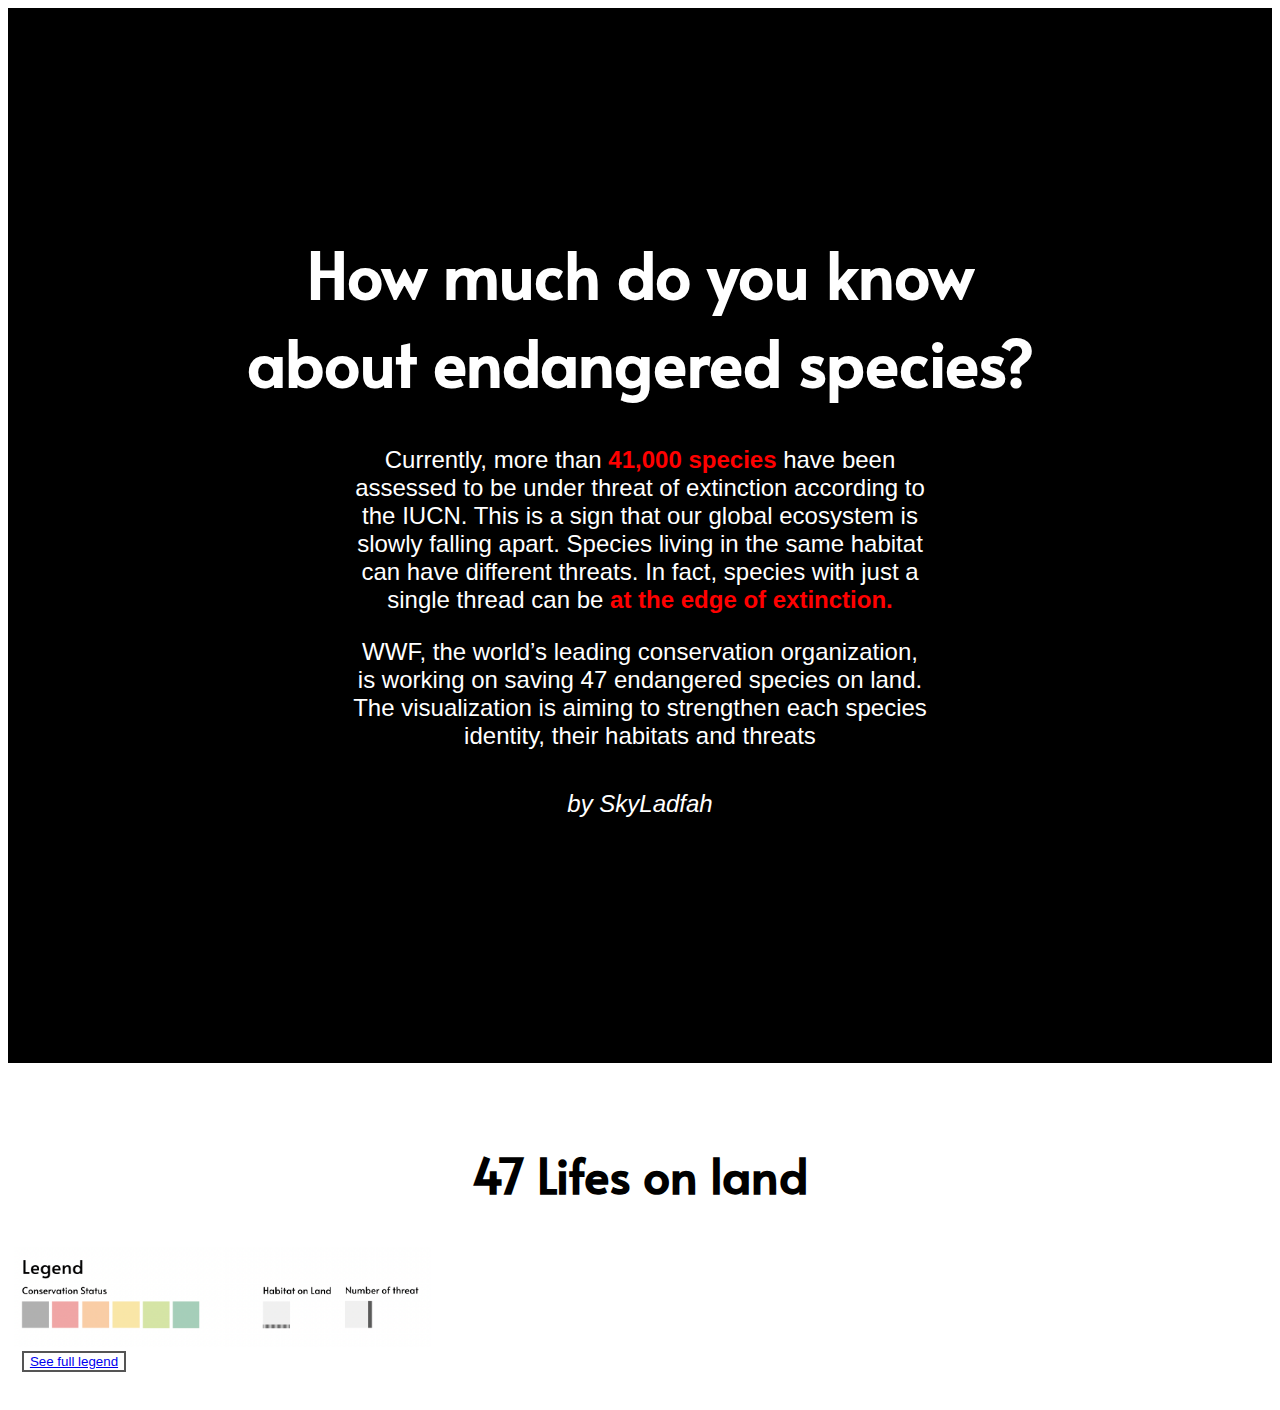
<file: final/index.html>
<!DOCTYPE html>
<meta charset="utf-8">
<html>
  <head>
  <script src="https://d3js.org/d3.v4.min.js"></script>
  <link rel="stylesheet" href="styles.css">
  <link rel="preconnect" href="https://fonts.googleapis.com">
<link rel="preconnect" href="https://fonts.gstatic.com" crossorigin>
<link href="https://fonts.googleapis.com/css2?family=Alata&display=swap" rel="stylesheet">
  </head>

<body>
  <!-- header -->
  <div style="background-color: black; text-align: center; padding: 17.5%;">
    <div id="textlayer">
      <h1 style="padding-bottom: 2%; margin: 0;">How much do you know about endangered species?</h1>
      <p style="padding-left: 15%; padding-right: 15%">Currently, more than <span style="color:red; font-weight: bold;">41,000 species</span> have been assessed to be under threat of extinction according to the IUCN. This is a sign that our global ecosystem is slowly falling apart. Species living in the same habitat can have different threats. In fact, species with just a single thread can be <span style="color:red; font-weight: bold;">at the edge of extinction.</span></p>
      <p style="padding-left: 15%; padding-right: 15%">WWF, the world’s leading conservation organization, is working on saving 47 endangered species on land. The visualization is aiming to strengthen each species identity, their habitats and threats</p>
      <p style="padding-top: 2%;"><span style="font-style: italic;">by SkyLadfah</span></p>
    </div>
  </div>

  <!-- visualization -->
  <div style="text-align: center; padding-top: 3%;">
    <h2> 47 Lifes on land</h2>
  </div>
  <div>
    <img src="Legend.png" alt="Legend" style="width:33%; height: 33%; padding-left: 0.5%;">
  </div>
  <div style="padding-left: 1.1%; padding-bottom: 2%;">
    <button class="button button" style="float: left;"><a href="Full_legend.png" target="_blank">See full legend</a></button>
  </div>
  <div style="padding: 1%;">   
	    <div id="grid-container" class="container-fluid">
		    <div id="grid-chart">
      </div>
	  </div>
  </div>

<script src="script.js">

</script>

</body>

</html>
</file>
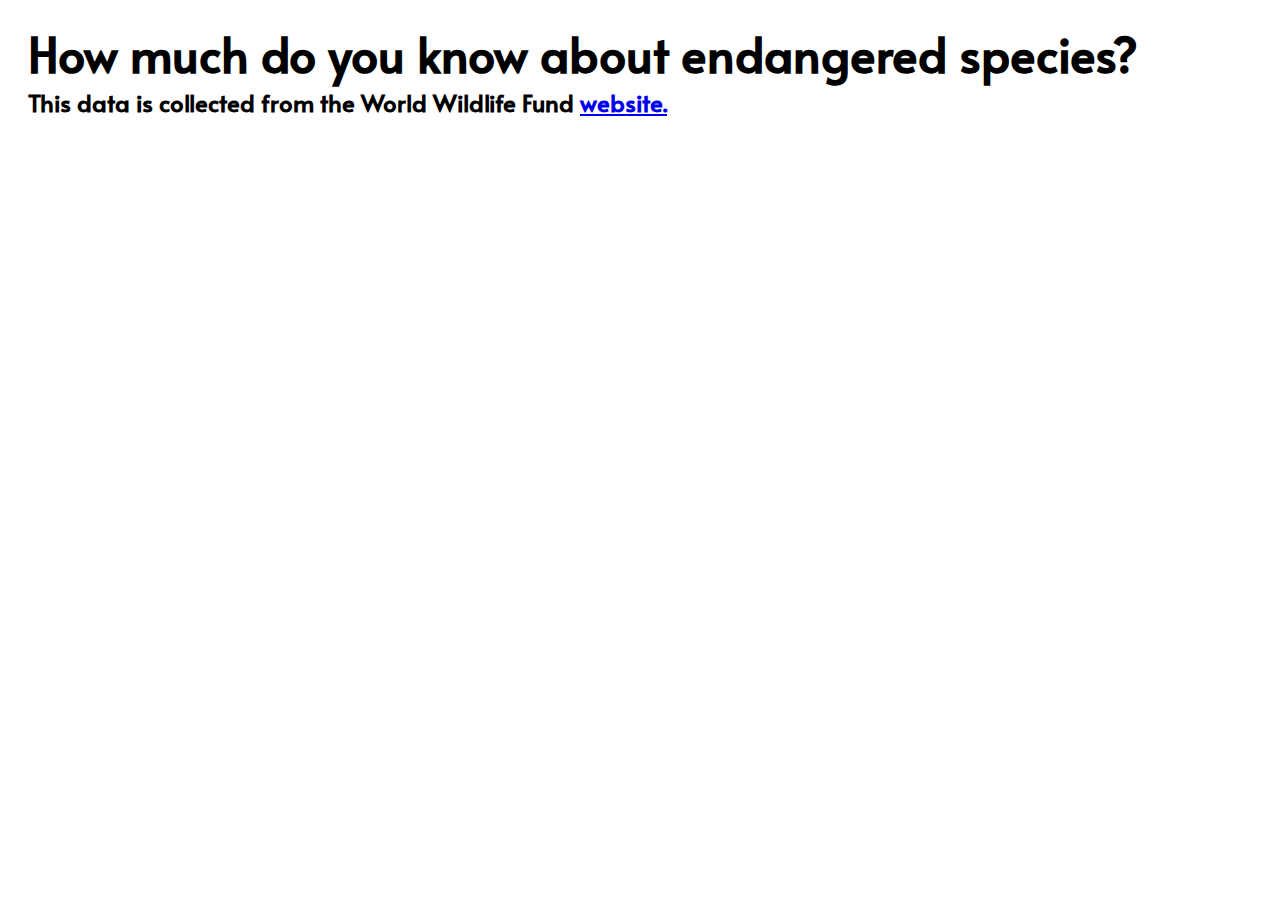
<file: week_3/index.html>
<!DOCTYPE html>
<meta charset="utf-8">
<html>
  <head>
  <script src="https://d3js.org/d3.v4.min.js"></script>
  <link rel="stylesheet" href="styles.css">
  <link rel="preconnect" href="https://fonts.googleapis.com">
<link rel="preconnect" href="https://fonts.gstatic.com" crossorigin>
<link href="https://fonts.googleapis.com/css2?family=Alata&display=swap" rel="stylesheet">
  </head>

<body>
  <div id="textlayer" style="padding-left: 20px;">   
    <div>
        <h1 style="padding-top: 1%; margin: 0;">How much do you know about endangered species?</h1>
        <h2 style="padding-bottom: 3%; margin: 0;">This data is collected from the World Wildlife Fund <a href="https://www.worldwildlife.org/species/directory">website.</a></h2>
    </div>
	    <div id="grid-container" class="container-fluid">
		    <div id="grid-chart">
      </div>
	  </div>
  </div> 

<script src="script.js">

</script>

</body>

</html>
</file>
<file: final/styles.css>
h1 {
    font-family: 'Alata', sans-serif;
    font-size: 400%;
    color: white;
  }

h2 {
    font-family: 'Alata', sans-serif;
    font-size: 300%;
  }

p {
    font-family: 'Arial', sans-serif;
    font-size: 150%;
    color: white;
  }

#name {
    font-family: 'Alata', sans-serif;
    font-size: 100%;
  }

.button {
    background-color: white;
    color: black;
    border: 2px solid #555555;
  }
  
.button:hover {
    background-color: #555555;
    color: white;
  }
</file>
<file: week_3/styles.css>
h1 {
    font-family: 'Alata', sans-serif;
    font-size: 300%;
  }
h2,p {
    font-family: 'Alata', sans-serif;
    font-size: 150%;
  }

#name {
    font-family: 'Alata', sans-serif;
    font-size: 100%;
  }
</file>
